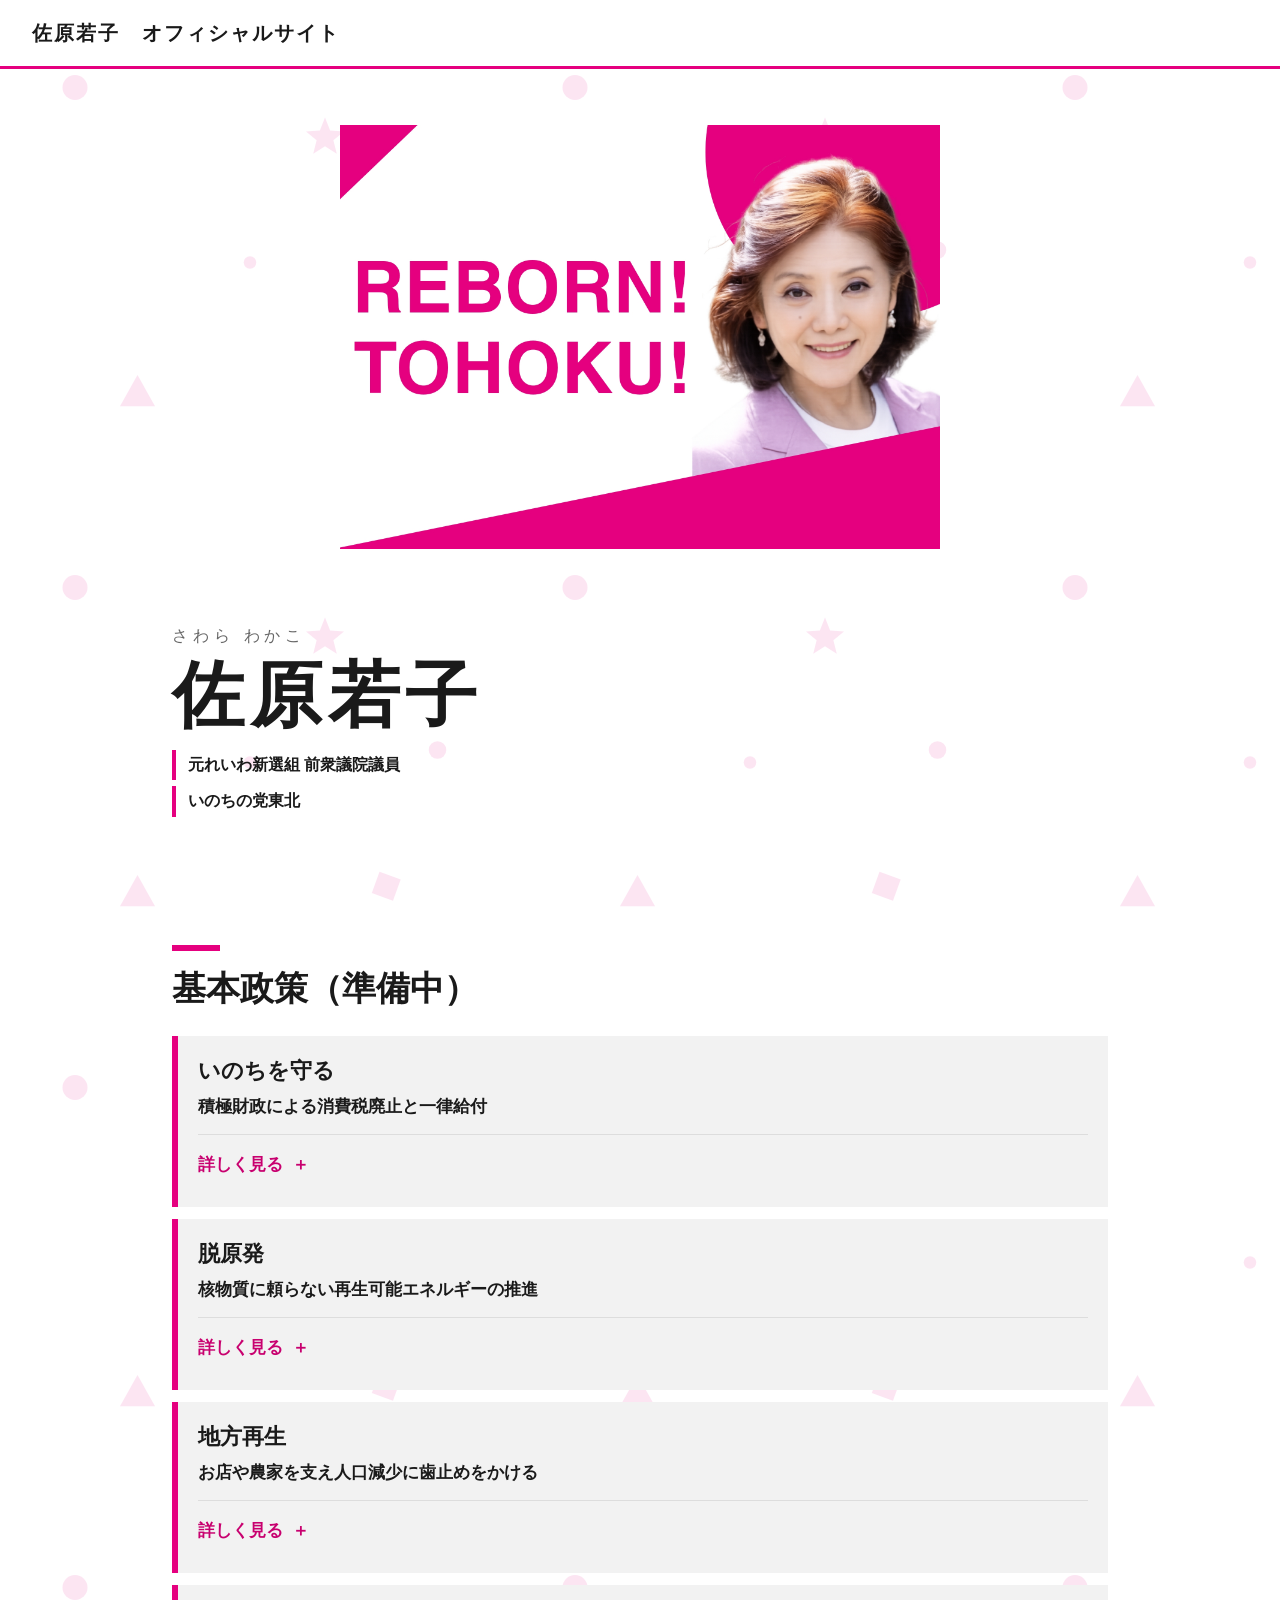
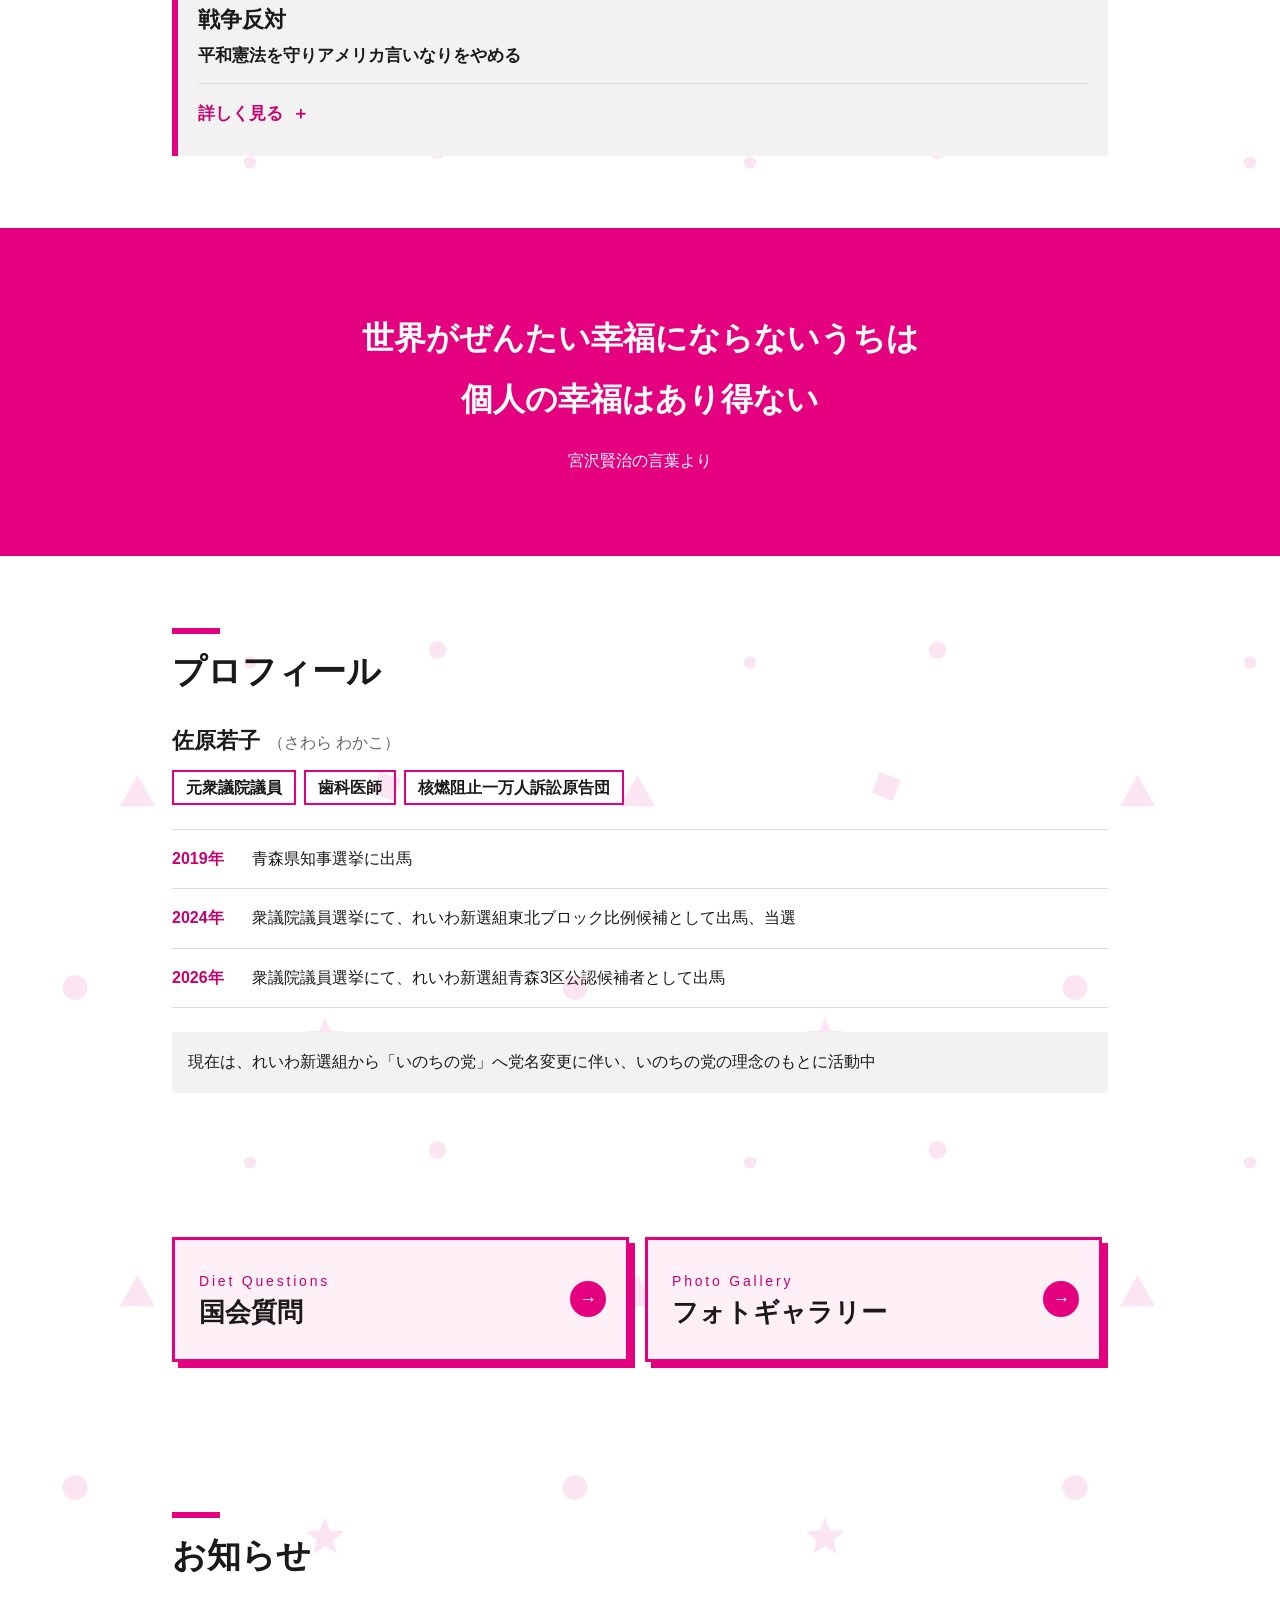
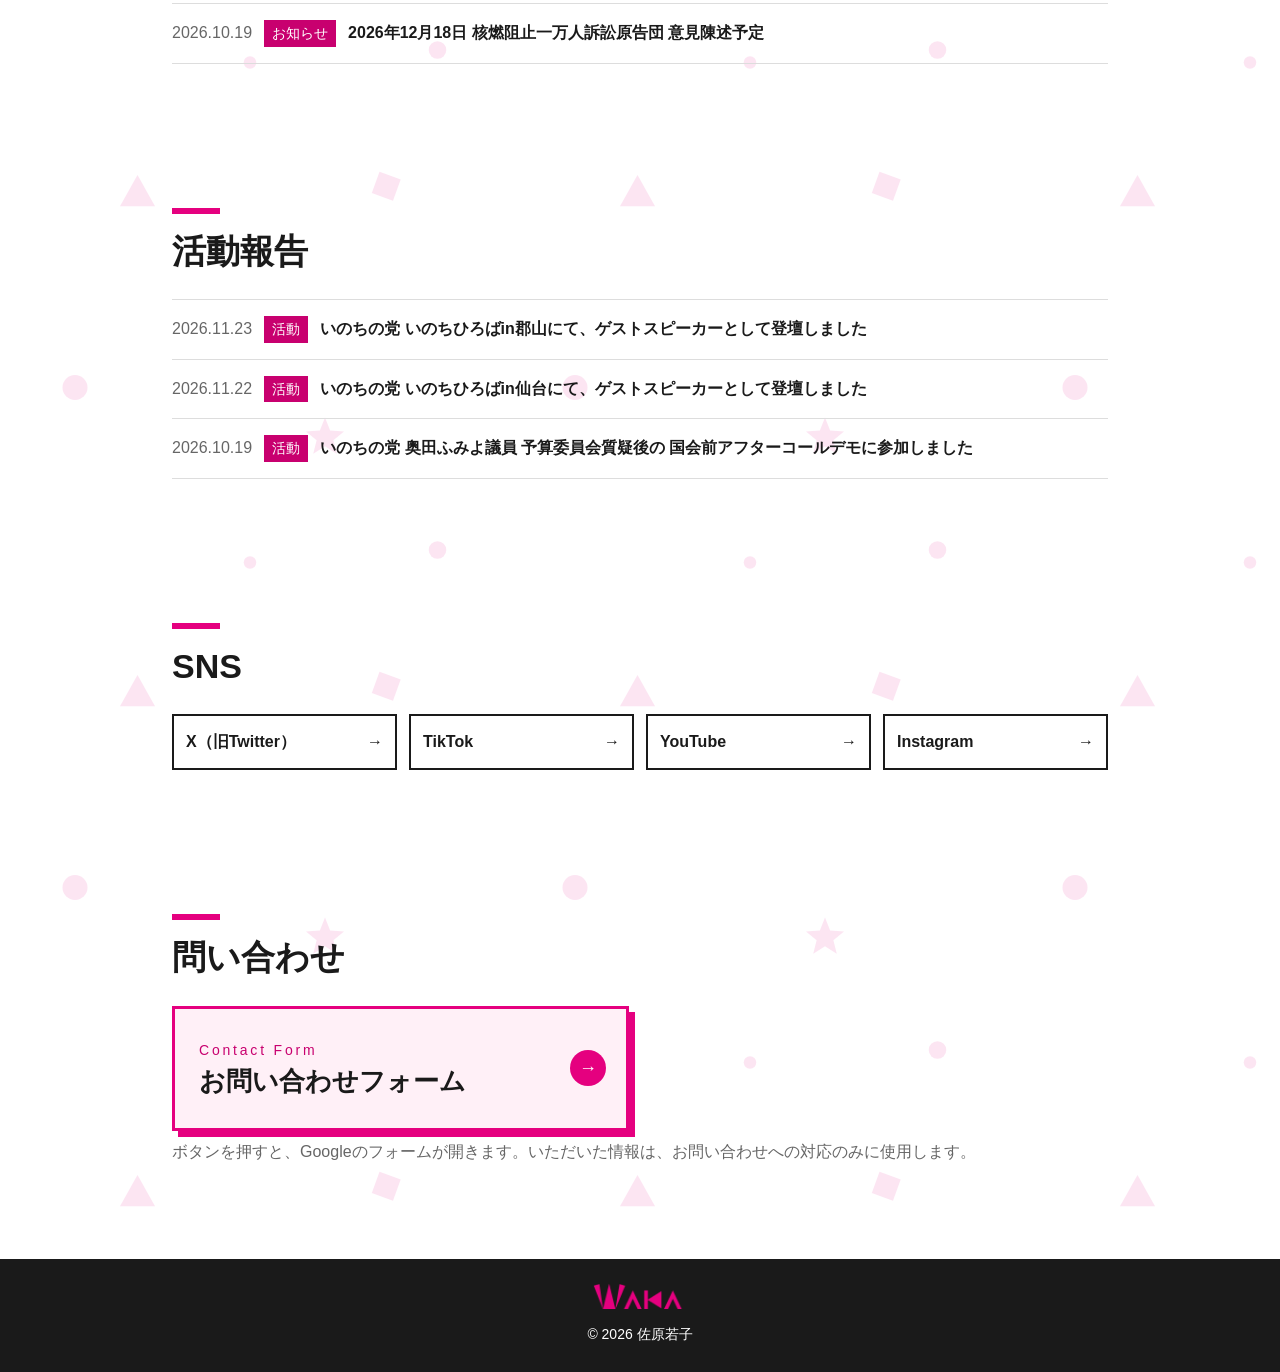
<file: index.html>
<!DOCTYPE html>
<html lang="ja">
<head>
  <meta charset="UTF-8">
  <meta name="viewport" content="width=device-width, initial-scale=1">

  <meta name="google-site-verification" content="1L7DIbwt9TxDUhxQ6cXH-1Ugv-ypS3F6IQQVsvmaKm0" />

  <!-- ▼ ページの名前と説明（検索結果に表示されます） -->
  <title>佐原若子 オフィシャルサイト｜元衆議院議員</title>
  <meta name="description" content="元衆議院議員・歯科医師、佐原若子のオフィシャルサイト。基本政策（Reborn!・Protect!・Change!）、プロフィール、国会質問、お知らせ、活動報告を掲載しています。">
  <link rel="canonical" href="https://sawarawakako.com/">

  <!-- ▼ ファビコン（タブや検索結果に出る小さな画像） -->
  <link rel="icon" type="image/png" href="favicon.png">
  <link rel="apple-touch-icon" href="favicon.png">

  <!-- ▼ SNSで共有したときの表示 -->
  <meta property="og:type" content="website">
  <meta property="og:site_name" content="佐原若子 オフィシャルサイト">
  <meta property="og:title" content="佐原若子 オフィシャルサイト｜元衆議院議員">
  <meta property="og:description" content="元衆議院議員・歯科医師、佐原若子のオフィシャルサイト。">
  <meta property="og:url" content="https://sawarawakako.com/">
  <meta property="og:image" content="https://sawarawakako.com/images/main.jpg">
  <meta property="og:locale" content="ja_JP">
  <meta name="twitter:card" content="summary_large_image">

  <link rel="stylesheet" href="style.css">

  <!-- ▼ 検索エンジンに「この人のサイト」と伝える情報 -->
  <script type="application/ld+json">
  {
    "@context": "https://schema.org",
    "@type": "Person",
    "name": "佐原若子",
    "alternateName": "さわら わかこ",
    "jobTitle": "歯科医師・元衆議院議員",
    "url": "https://sawarawakako.com/",
    "image": "https://sawarawakako.com/images/main.jpg",
    "sameAs": [
      "https://x.com/reborntohoku",
      "https://www.tiktok.com/@sawarawakako",
      "https://youtube.com/@reborntohoku",
      "https://www.instagram.com/reborntohoku"
    ]
  }
  </script>
</head>
<body>

<!-- ===== ヘッダー ===== -->
<header class="header">
  <a class="logo" href="index.html">佐原若子　オフィシャルサイト</a>
</header>

<main>

<!-- ===== メインビジュアル ===== -->
<section class="hero">
  <div class="hero-photo">
    <img src="images/main.jpg" alt="佐原若子の写真">
  </div>
  <div class="hero-text">
    <p class="kana">さわら わかこ</p>
    <h1>佐原若子</h1>
    <p class="title">元れいわ新選組 前衆議院議員</p>
    <p class="title">いのちの党東北</p>
  </div>
</section>

<!-- ===== 基本政策 ===== -->
<section class="section" id="theme">
  <h2>基本政策（準備中）</h2>
  <div class="policies">

    <!-- ▼ 1つの帯（ここから） ▼ -->
    <div class="policy">
      <h3>いのちを守る</h3>
      <p class="policy-lead">積極財政による消費税廃止と一律給付</p>
      <details>
        <summary>詳しく見る</summary>
        <ul>
          <li>30年にも及ぶ不況、さらに近年はコスト上昇による物価の高騰が続いています。積極財政によって消費税を廃止し、一律給付金で日本の経済を立て直します。</li>
          <li>高額療養費の自己負担額の引き上げやOTC類薬の負担増、高齢者の医療費負担増などは許しません。誰もが安心して医療を受けられるようにし、いのちを守ります。医療・介護・保育などで働くエッセンシャルワーカーの給料は国のお金で引き上げます。</li>
          <li>年金や生活保護などの公助を利用できる状態にあるにもかかわらず不支給となることのないよう、審査方法などを見直します。生活保護の水際作戦は禁止します。年金・生活保護・最低時給の金額をアップし、何があっても、どのような立場になったとしても心配いらない社会をつくります。</li>
        </ul>
      </details>
    </div>
    <!-- ▲ 1つの帯（ここまで） ▲ -->

    <div class="policy">
      <h3>脱原発</h3>
      <p class="policy-lead">核物質に頼らない再生可能エネルギーの推進</p>
      <details>
        <summary>詳しく見る</summary>
        <ul>
          <li>青森県六ヶ所村では使用済み核燃料の再処理工場が建設中です。フランスのラ・アーグ再処理工場の現地に行ったとき、「あなたたちのせいで、ラ・アーグの子ども達は白血病になった」と言われたことがあります。日本の使用済み核燃料がフランスやイギリスで処理されています。このようなものを六ヶ所村で稼働させるわけにはいきません。原発は即時禁止、再処理もストップ。青森県を核のごみ捨て場にはさせません。</li>
          <li>小水力発電や、自然を破壊しない形での（メガではない）ソーラー発電、ペロブスカイト太陽電池など、国が再エネ事業に投資することで、世界に先駆けた技術の開発を促進し、自然保護と経済発展の両立を目指します。</li>
          
     
        </ul>
      </details>
    </div>

    <div class="policy">
      <h3>地方再生</h3>
      <p class="policy-lead">お店や農家を支え人口減少に歯止めをかける</p>
      <details>
        <summary>詳しく見る</summary>
        <ul>
          <li>地元青森県でも、老舗のお店がどんどんなくなっています。私たちにもっと使えるお金があれば、いろいろなものを買ったり飲食をするなどをして地元のお店を支援できるはずです。国の政策でお金を回すことにより地方を再生し、地域が活性化していくことで雇用が生まれれば、都会に出ていた若い世代も戻ってくるはずです。子育て支援や教育を充実させ、地域で子どもを安心して産み育てられる環境を作ります。これによって地方の人口減少をストップさせます。</li>
          <li>アメリカ産ジャガイモの輸入解禁をめぐる動きが進んでいるといわれています。むやみな輸入解禁には反対し、国内で自給できるものは自給し、食の安全と農家を守ります。また、コメの不足による価格高騰などの不安定な状況を改善します。農家が大量に収穫できたときには国が買い取ることで備蓄し、たとえ不作のときでも国が所得を補償し、地方の農家の暮らしを支える政策を進めます。</li>
          <li>大規模農業やIT・デジタル化ではない農業の新しい局面を開き、地球に負担をかけない、それぞれの地域の地形に合った農業が評価される支援金が必要です。</li>
        </ul>
          

      </details>
    </div>

     <div class="policy">
      <h3>戦争反対</h3>
      <p class="policy-lead">平和憲法を守りアメリカ言いなりをやめる</p>
      <details>
        <summary>詳しく見る</summary>
        <ul>
          <li>青森県の米軍三沢基地に配備されている戦闘機がアメリカの対イラン作戦に関与したと報じられています。アメリカの言いなりではなく独立し、日米地位協定を見直し、日本にある基地を戦争に使わせないようにします。</li>
          <li>不戦を誓った憲法9条を絶対に守り抜きます。これは自衛隊を否定する意味ではありません。現行憲法でも専守防衛の範囲での自衛権は認められているという認識です。自衛隊は災害救助などで活躍してくれる非常にありがたい存在です。武器ではなく防災に国の予算を投資し、災害対応と自衛隊員の待遇を改善します。</li>
          <li>農業も自主独立。遺伝子操作された作物や、投与禁止薬剤が投与された食肉などの輸入拒否が言える日本であるべきです。</li>
         </ul>

      </details>
    </div>

  </div>
</section>

<!-- ===== 宮沢賢治の言葉 ===== -->
<section class="quote">
  <blockquote>
    世界がぜんたい幸福にならないうちは<br>個人の幸福はあり得ない
  </blockquote>
  <p class="quote-by">宮沢賢治の言葉より</p>
</section>
<!-- ===== プロフィール ===== -->
<section class="section" id="profile">
  <h2>プロフィール</h2>
  <p class="profile-name">佐原若子<span>（さわら わかこ）</span></p>

  <!-- 肩書き：1行が1つの枠になります -->
  <ul class="roles">
    <li>元衆議院議員</li>
    <li>歯科医師</li>
    <li>核燃阻止一万人訴訟原告団</li>
  </ul>

  <!-- 経歴：1行が1件です。増やすときは<li>〜</li>を1行コピー -->
  <ul class="career">
    <li><b>2019年</b><span>青森県知事選挙に出馬</span></li>
    <li><b>2024年</b><span>衆議院議員選挙にて、れいわ新選組東北ブロック比例候補として出馬、当選</span></li>
    <li><b>2026年</b><span>衆議院議員選挙にて、れいわ新選組青森3区公認候補者として出馬</span></li>
  </ul>

  <!-- 現在の活動 -->
  <p class="current">現在は、れいわ新選組から「いのちの党」へ党名変更に伴い、いのちの党の理念のもとに活動中</p>
</section>
<!-- ===== 国会質問・フォトギャラリー ===== -->
<section class="section" id="pickup">
  <div class="pickups">
    <a class="pickup" href="diet.html">
      <span class="pickup-en">Diet Questions</span>
      <span class="pickup-title">国会質問</span>
      <span class="pickup-arrow">→</span>
    </a>
        <a class="pickup" href="gallery.html">
      <span class="pickup-en">Photo Gallery</span>
      <span class="pickup-title">フォトギャラリー</span>
      <span class="pickup-arrow">→</span>
    </a>
  </div>
</section>
  
<!-- ===== お知らせ ===== -->
<section class="section" id="news">
  <h2>お知らせ</h2>
  <!--
    ▼ 使い方 ▼
    ・新しいお知らせは、<li>〜</li> を1行コピーして、一番上に追加します。
    ・リンクなし（文章だけ）のときは、このままで大丈夫です。
    ・リンクをつけるときは、<span class="list-text">〜</span> の部分を
      <a href="ここにURL">〜</a> に書き換えます。
  -->
  <ul class="list">
    <li><time>2026.10.19</time><span class="tag">お知らせ</span><span class="list-text">2026年12月18日 核燃阻止一万人訴訟原告団 意見陳述予定</span></li>
  </ul>
</section>

<!-- ===== 活動報告 ===== -->
<section class="section" id="report">
  <h2>活動報告</h2>
  <!-- 使い方は「お知らせ」と同じです -->
  <ul class="list">

    
    <li><time>2026.11.23</time><span class="tag">活動</span><span class="list-text">いのちの党 いのちひろばin郡山にて、ゲストスピーカーとして登壇しました</span></li>
    <li><time>2026.11.22</time><span class="tag">活動</span><span class="list-text">いのちの党 いのちひろばin仙台にて、ゲストスピーカーとして登壇しました</span></li>
    <li><time>2026.10.19</time><span class="tag">活動</span><span class="list-text">いのちの党 奥田ふみよ議員 予算委員会質疑後の 国会前アフターコールデモに参加しました</span></li>
    
  </ul>
</section>

<!-- ===== SNS ===== -->
<section class="section" id="sns">
  <h2>SNS</h2>
  <div class="sns">
    <a href="https://x.com/sawarawakako">X（旧Twitter）<b>→</b></a>
    <a href="https://www.tiktok.com/@sawarawakako">TikTok<b>→</b></a>
    <a href="https://youtube.com/@sawara.wakako">YouTube<b>→</b></a>
    <a href="https://www.instagram.com/sawarawakako.tohoku">Instagram<b>→</b></a>
  </div>
</section>

<!-- ===== 問い合わせ ===== -->
<section class="section" id="contact">
  <h2>問い合わせ</h2>
  <div class="pickups">
    <!-- ▼ href="#" の「#」を消して、GoogleフォームのURLを貼り付けます -->
    <a class="pickup" href="https://docs.google.com/forms/d/e/1FAIpQLSfaGKqwjhohx9Ibytp7MS51I6XOixvyQIqyhhjFMl4YhMd3eQ/viewform?usp=publish-editor">
      <span class="pickup-en">Contact Form</span>
      <span class="pickup-title">お問い合わせフォーム</span>
      <span class="pickup-arrow">→</span>
    </a>
  </div>
  <p class="note">ボタンを押すと、Googleのフォームが開きます。いただいた情報は、お問い合わせへの対応のみに使用します。</p>
</section>

</main>

<!-- ===== フッター ===== -->

<footer class="footer">
  <img class="footer-logo" src="images/waka-logo.png" alt="WAKA">
  <p>© 2026 佐原若子</p>
</footer>

</body>
</html>
</file>
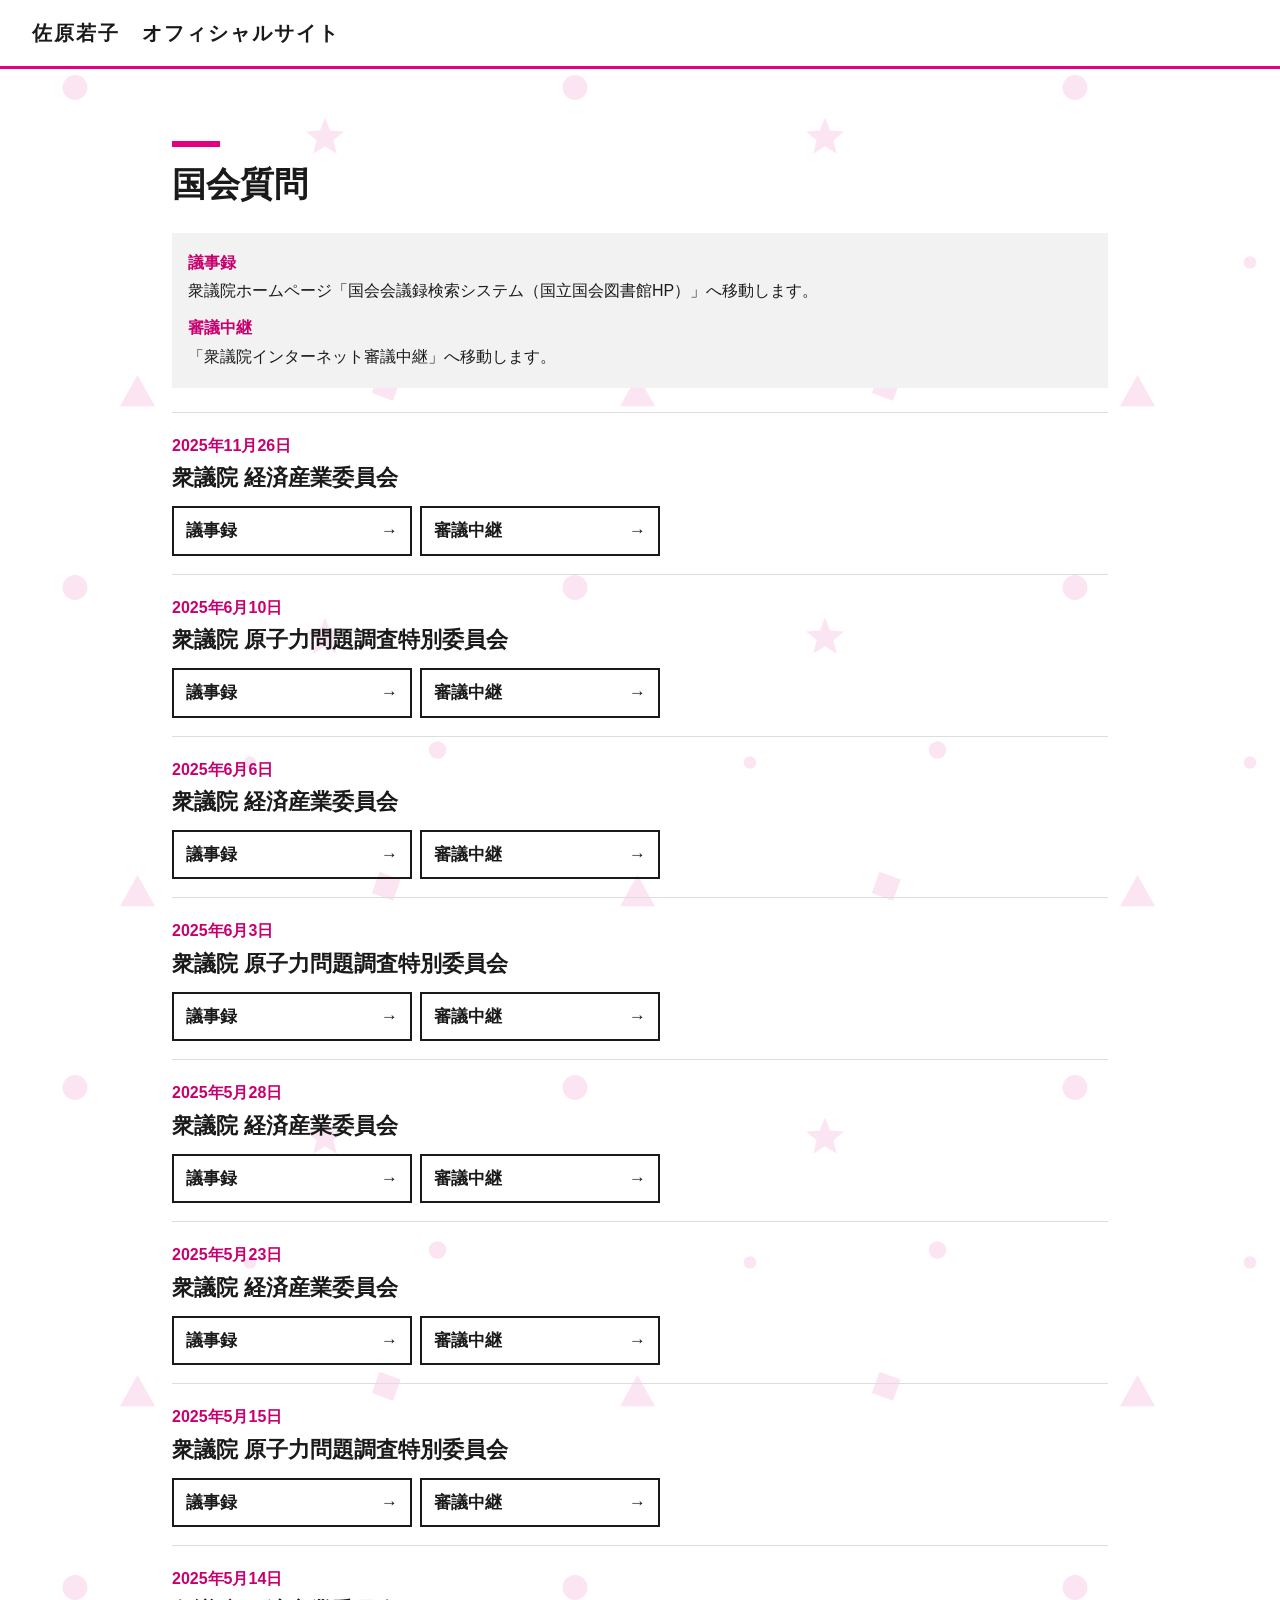
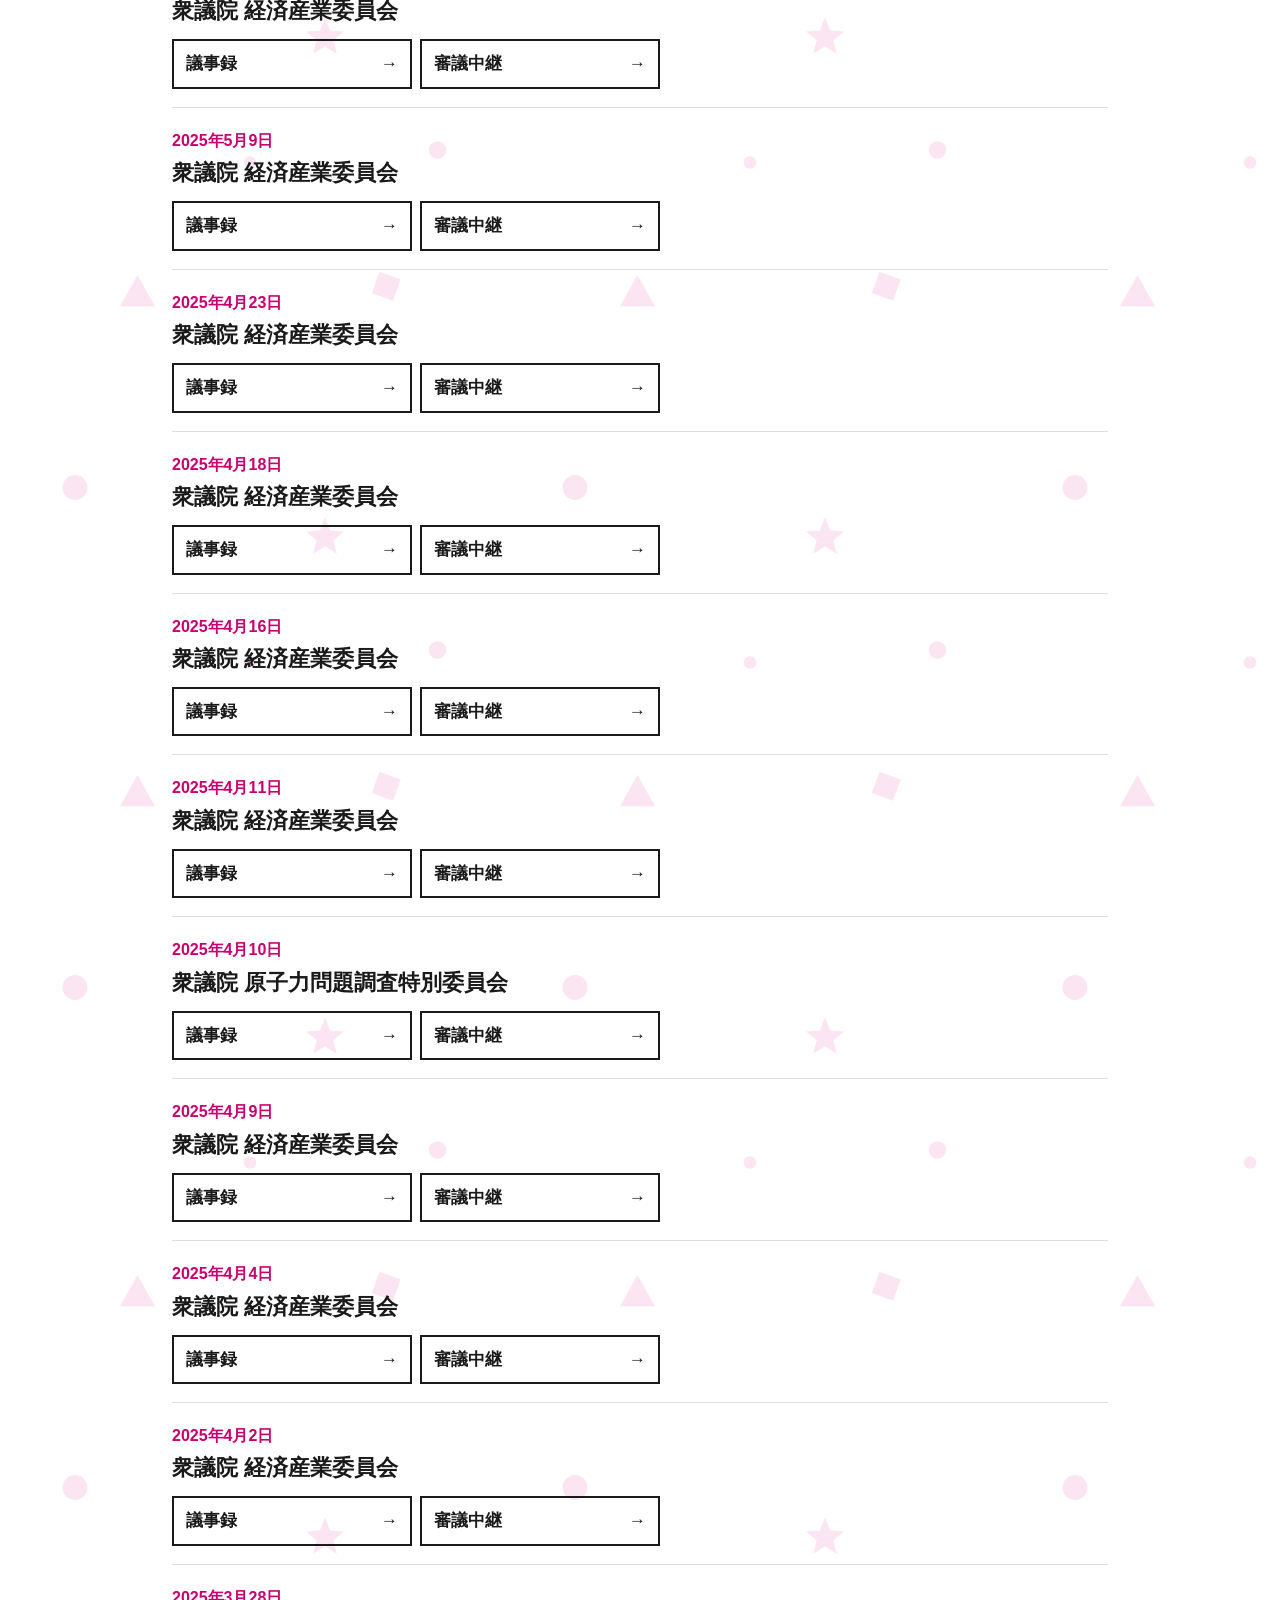
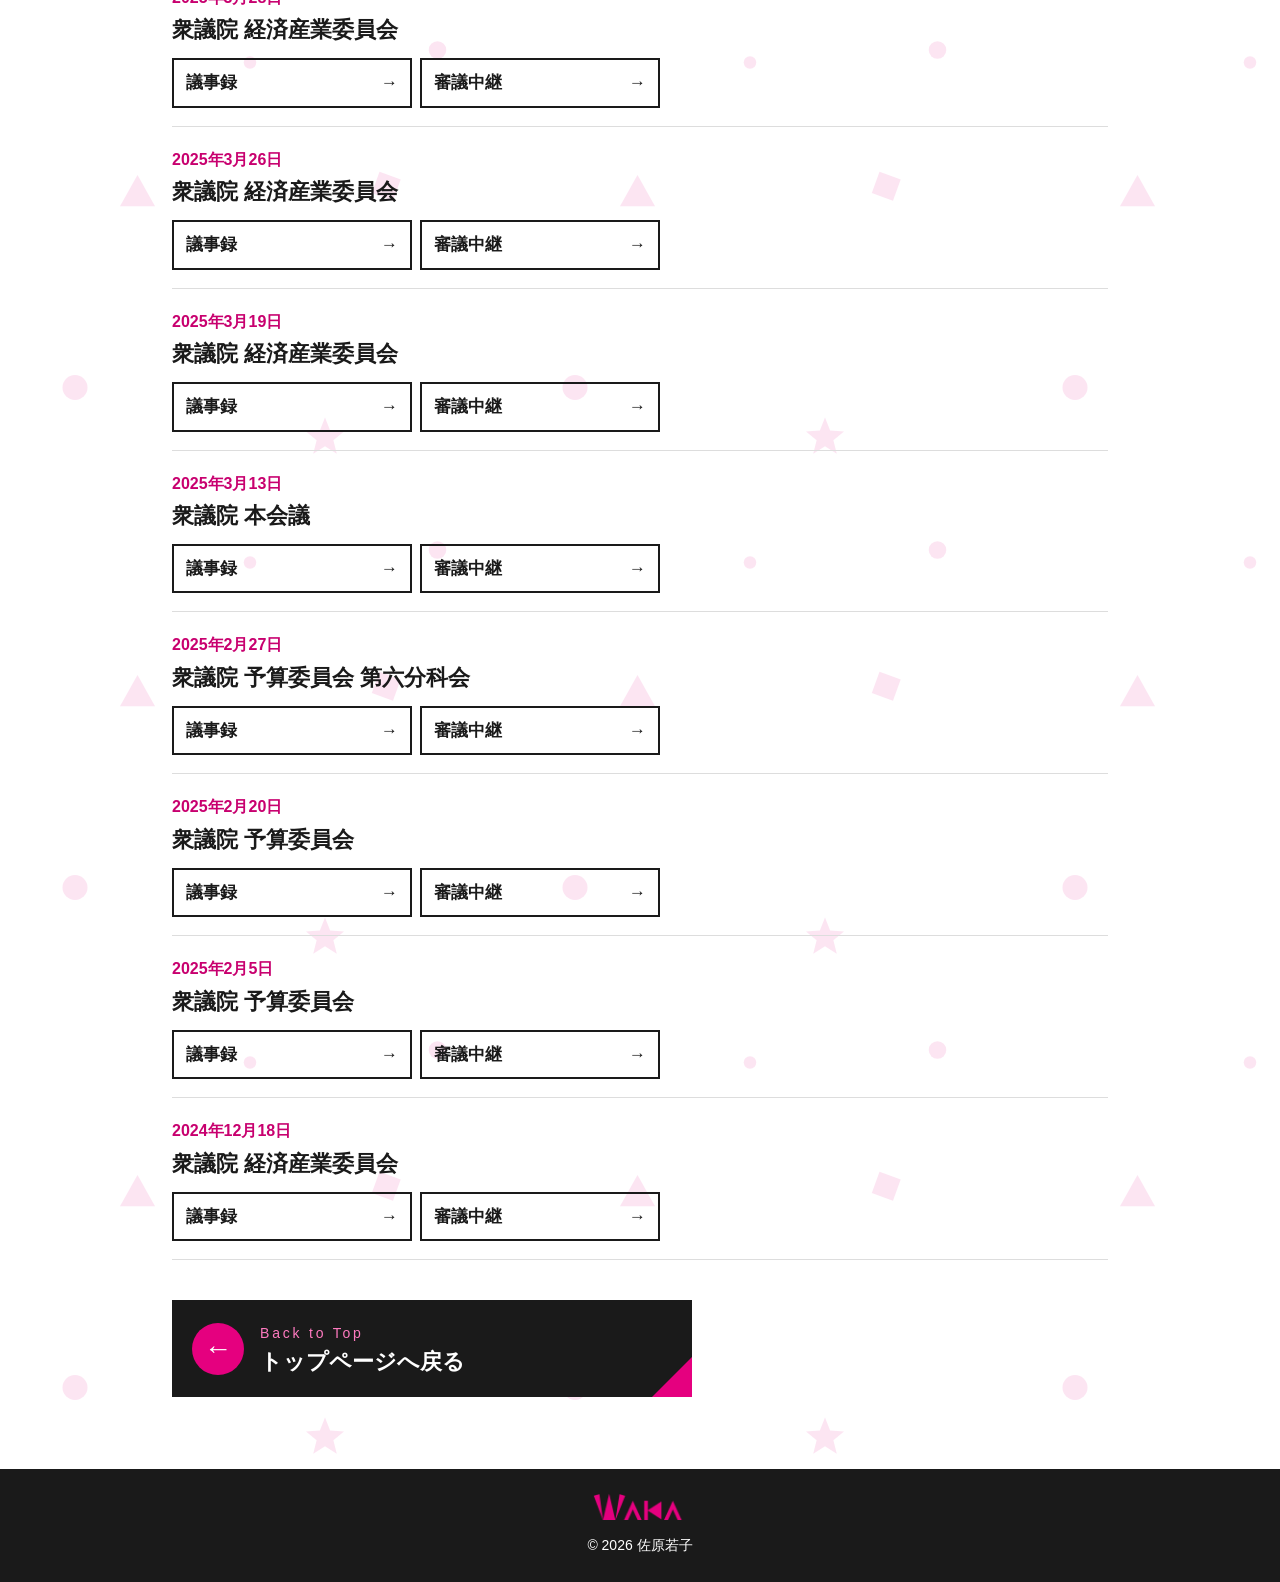
<file: diet.html>
<!DOCTYPE html>
<html lang="ja">
<head>
  <meta charset="UTF-8">
  <meta name="viewport" content="width=device-width, initial-scale=1">

  <title>国会質問の一覧｜佐原若子</title>
  <meta name="description" content="元衆議院議員・佐原若子の国会質問の一覧です。衆議院の委員会や本会議での質問を、議事録と審議中継から確認できます。">
  <link rel="canonical" href="https://sawarawakako.com/diet">

  <link rel="icon" type="image/png" href="favicon.png">
  <link rel="apple-touch-icon" href="favicon.png">

  <meta property="og:type" content="website">
  <meta property="og:site_name" content="佐原若子 オフィシャルサイト">
  <meta property="og:title" content="国会質問の一覧｜佐原若子">
  <meta property="og:description" content="元衆議院議員・佐原若子の国会質問の一覧です。">
  <meta property="og:url" content="https://sawarawakako.com/diet">
  <meta property="og:image" content="https://sawarawakako.com/images/main.jpg">
  <meta property="og:locale" content="ja_JP">
  <meta name="twitter:card" content="summary_large_image">

  <link rel="stylesheet" href="style.css">
</head>
<body>

<!-- ===== ヘッダー ===== -->
<header class="header">
  <a class="logo" href="index.html">佐原若子　オフィシャルサイト</a>
</header>

<main>

<section class="section">
  <h2>国会質問</h2>

  <!-- リンク先の説明 -->
  <div class="q-guide">
    <p><b>議事録</b>衆議院ホームページ「国会会議録検索システム（国立国会図書館HP）」へ移動します。</p>
    <p><b>審議中継</b>「衆議院インターネット審議中継」へ移動します。</p>
  </div>

  <!--
    ▼▼ 使い方 ▼▼
    ・新しい質問は、下の <li>〜</li> を1つコピーして、一番上に追加します。
    ・href="#" の「#」を消して、リンク先のURLを貼り付けます。
      1つ目の href が「議事録」、2つ目の href が「審議中継」です。
  -->
  <ul class="questions">

    <li>
      <time>2025年11月26日</time>
      <span class="q-place">衆議院 経済産業委員会</span>
      <div class="q-links">
        <a class="q-btn" href="https://kokkai.ndl.go.jp/#/detail?minId=121904080X00320251126&spkNum=43&current=76">議事録</a>
        <a class="q-btn" href="https://www.shugiintv.go.jp/jp/index.php?ex=VL&deli_id=56000&media_type=#:~:text=%E4%BD%90%E5%8E%9F%E8%8B%A5%E5%AD%90">審議中継</a>
      </div>
    </li>

    <li>
      <time>2025年6月10日</time>
      <span class="q-place">衆議院 原子力問題調査特別委員会</span>
      <div class="q-links">
        <a class="q-btn" href="https://kokkai.ndl.go.jp/#/detail?minId=121704194X00520250610&spkNum=167&current=57">議事録</a>
        <a class="q-btn" href="https://www.shugiintv.go.jp/jp/index.php?ex=VL&deli_id=55856&media_type=#:~:text=%E4%BD%90%E5%8E%9F%E8%8B%A5%E5%AD%90">審議中継</a>
      </div>
    </li>

    <li>
      <time>2025年6月6日</time>
      <span class="q-place">衆議院 経済産業委員会</span>
      <div class="q-links">
        <a class="q-btn" href="https://kokkai.ndl.go.jp/#/detail?minId=121704080X01920250606&spkNum=40&current=55">議事録</a>
        <a class="q-btn" href="https://www.shugiintv.go.jp/jp/index.php?ex=VL&deli_id=55850&media_type=#:~:text=%E4%BD%90%E5%8E%9F%E8%8B%A5%E5%AD%90">審議中継</a>
      </div>
    </li>

    <li>
      <time>2025年6月3日</time>
      <span class="q-place">衆議院 原子力問題調査特別委員会</span>
      <div class="q-links">
        <a class="q-btn" href="https://kokkai.ndl.go.jp/#/detail?minId=121704194X00420250603&spkNum=87&current=50">議事録</a>
        <a class="q-btn" href="https://www.shugiintv.go.jp/jp/index.php?ex=VL&deli_id=55837&media_type=#:~:text=%E4%BD%90%E5%8E%9F%E8%8B%A5%E5%AD%90">審議中継</a>
      </div>
    </li>

    <li>
      <time>2025年5月28日</time>
      <span class="q-place">衆議院 経済産業委員会</span>
      <div class="q-links">
        <a class="q-btn" href="https://kokkai.ndl.go.jp/#/detail?minId=121704080X01720250528&spkNum=93&current=49">議事録</a>
        <a class="q-btn" href="https://www.shugiintv.go.jp/jp/index.php?ex=VL&deli_id=55821&media_type=#:~:text=%E4%BD%90%E5%8E%9F%E8%8B%A5%E5%AD%90">審議中継</a>
      </div>
    </li>

    <li>
      <time>2025年5月23日</time>
      <span class="q-place">衆議院 経済産業委員会</span>
      <div class="q-links">
        <a class="q-btn" href="https://kokkai.ndl.go.jp/#/detail?minId=121704080X01620250523&spkNum=103&current=47">議事録</a>
        <a class="q-btn" href="https://www.shugiintv.go.jp/jp/index.php?ex=VL&deli_id=55811&media_type=#:~:text=%E4%BD%90%E5%8E%9F%E8%8B%A5%E5%AD%90">審議中継</a>
      </div>
    </li>

    <li>
      <time>2025年5月15日</time>
      <span class="q-place">衆議院 原子力問題調査特別委員会</span>
      <div class="q-links">
        <a class="q-btn" href="https://kokkai.ndl.go.jp/#/detail?minId=121704194X00320250515&spkNum=68&current=44">議事録</a>
        <a class="q-btn" href="https://www.shugiintv.go.jp/jp/index.php?ex=VL&deli_id=55788&media_type=#:~:text=%E4%BD%90%E5%8E%9F%E8%8B%A5%E5%AD%90">審議中継</a>
      </div>
    </li>

    <li>
      <time>2025年5月14日</time>
      <span class="q-place">衆議院 経済産業委員会</span>
      <div class="q-links">
        <a class="q-btn" href="https://kokkai.ndl.go.jp/#/detail?minId=121704080X01420250514&spkNum=157&current=43">議事録</a>
        <a class="q-btn" href="https://www.shugiintv.go.jp/jp/index.php?ex=VL&deli_id=55780&media_type=#:~:text=%E4%BD%90%E5%8E%9F%E8%8B%A5%E5%AD%90">審議中継</a>
      </div>
    </li>

    <li>
      <time>2025年5月9日</time>
      <span class="q-place">衆議院 経済産業委員会</span>
      <div class="q-links">
        <a class="q-btn" href="https://kokkai.ndl.go.jp/#/detail?minId=121704080X01320250509&spkNum=205&current=42">議事録</a>
        <a class="q-btn" href="https://www.shugiintv.go.jp/jp/index.php?ex=VL&deli_id=55761&media_type=#:~:text=%E4%BD%90%E5%8E%9F%E8%8B%A5%E5%AD%90">審議中継</a>
      </div>
    </li>

    <li>
      <time>2025年4月23日</time>
      <span class="q-place">衆議院 経済産業委員会</span>
      <div class="q-links">
        <a class="q-btn" href="https://kokkai.ndl.go.jp/#/detail?minId=121704080X01220250423&spkNum=199&current=41">議事録</a>
        <a class="q-btn" href="https://www.shugiintv.go.jp/jp/index.php?ex=VL&deli_id=55739&media_type=#:~:text=%E4%BD%90%E5%8E%9F%E8%8B%A5%E5%AD%90">審議中継</a>
      </div>
    </li>

    <li>
      <time>2025年4月18日</time>
      <span class="q-place">衆議院 経済産業委員会</span>
      <div class="q-links">
        <a class="q-btn" href="https://kokkai.ndl.go.jp/#/detail?minId=121704080X01120250418&spkNum=157&current=40">議事録</a>
        <a class="q-btn" href="https://www.shugiintv.go.jp/jp/index.php?ex=VL&deli_id=55720&media_type=#:~:text=%E4%BD%90%E5%8E%9F%E8%8B%A5%E5%AD%90">審議中継</a>
      </div>
    </li>

    <li>
      <time>2025年4月16日</time>
      <span class="q-place">衆議院 経済産業委員会</span>
      <div class="q-links">
        <a class="q-btn" href="https://kokkai.ndl.go.jp/#/detail?minId=121704080X01020250416&spkNum=224&current=39">議事録</a>
        <a class="q-btn" href="https://www.shugiintv.go.jp/jp/index.php?ex=VL&deli_id=55705&media_type=#:~:text=%E4%BD%90%E5%8E%9F%E8%8B%A5%E5%AD%90">審議中継</a>
      </div>
    </li>

    <li>
      <time>2025年4月11日</time>
      <span class="q-place">衆議院 経済産業委員会</span>
      <div class="q-links">
        <a class="q-btn" href="https://kokkai.ndl.go.jp/#/detail?minId=121704080X00920250411&spkNum=158&current=38">議事録</a>
        <a class="q-btn" href="https://www.shugiintv.go.jp/jp/index.php?ex=VL&deli_id=55692&media_type=#:~:text=%E4%BD%90%E5%8E%9F%E8%8B%A5%E5%AD%90">審議中継</a>
      </div>
    </li>

    <li>
      <time>2025年4月10日</time>
      <span class="q-place">衆議院 原子力問題調査特別委員会</span>
      <div class="q-links">
        <a class="q-btn" href="https://kokkai.ndl.go.jp/#/detail?minId=121704194X00220250410&spkNum=126&current=37">議事録</a>
        <a class="q-btn" href="https://www.shugiintv.go.jp/jp/index.php?ex=VL&deli_id=55680&media_type=#:~:text=%E4%BD%90%E5%8E%9F%E8%8B%A5%E5%AD%90">審議中継</a>
      </div>
    </li>

    <li>
      <time>2025年4月9日</time>
      <span class="q-place">衆議院 経済産業委員会</span>
      <div class="q-links">
        <a class="q-btn" href="https://kokkai.ndl.go.jp/#/detail?minId=121704080X00820250409&spkNum=170&current=36">議事録</a>
        <a class="q-btn" href="https://www.shugiintv.go.jp/jp/index.php?ex=VL&deli_id=55672&media_type=#:~:text=%E4%BD%90%E5%8E%9F%E8%8B%A5%E5%AD%90">審議中継</a>
      </div>
    </li>

    <li>
      <time>2025年4月4日</time>
      <span class="q-place">衆議院 経済産業委員会</span>
      <div class="q-links">
        <a class="q-btn" href="https://kokkai.ndl.go.jp/#/detail?minId=121704080X00720250404&spkNum=141&current=35">議事録</a>
        <a class="q-btn" href="https://www.shugiintv.go.jp/jp/index.php?ex=VL&deli_id=55657&media_type=#:~:text=%E4%BD%90%E5%8E%9F%E8%8B%A5%E5%AD%90">審議中継</a>
      </div>
    </li>

    <li>
      <time>2025年4月2日</time>
      <span class="q-place">衆議院 経済産業委員会</span>
      <div class="q-links">
        <a class="q-btn" href="https://kokkai.ndl.go.jp/#/detail?minId=121704080X00620250402&spkNum=172&current=34">議事録</a>
        <a class="q-btn" href="https://www.shugiintv.go.jp/jp/index.php?ex=VL&deli_id=55643&media_type=#:~:text=%E4%BD%90%E5%8E%9F%E8%8B%A5%E5%AD%90">審議中継</a>
      </div>
    </li>

    <li>
      <time>2025年3月28日</time>
      <span class="q-place">衆議院 経済産業委員会</span>
      <div class="q-links">
        <a class="q-btn" href="https://kokkai.ndl.go.jp/#/detail?minId=121704080X00520250328&spkNum=67&current=33">議事録</a>
        <a class="q-btn" href="https://www.shugiintv.go.jp/jp/index.php?ex=VL&deli_id=55632&media_type=#:~:text=%E4%BD%90%E5%8E%9F%E8%8B%A5%E5%AD%90">審議中継</a>
      </div>
    </li>

    <li>
      <time>2025年3月26日</time>
      <span class="q-place">衆議院 経済産業委員会</span>
      <div class="q-links">
        <a class="q-btn" href="https://kokkai.ndl.go.jp/#/detail?minId=121704080X00420250326&spkNum=145&current=32">議事録</a>
        <a class="q-btn" href="https://www.shugiintv.go.jp/jp/index.php?ex=VL&deli_id=55625&media_type=#:~:text=%E4%BD%90%E5%8E%9F%E8%8B%A5%E5%AD%90">審議中継</a>
      </div>
    </li>

    <li>
      <time>2025年3月19日</time>
      <span class="q-place">衆議院 経済産業委員会</span>
      <div class="q-links">
        <a class="q-btn" href="https://kokkai.ndl.go.jp/#/detail?minId=121704080X00320250319&spkNum=83&current=31">議事録</a>
        <a class="q-btn" href="https://www.shugiintv.go.jp/jp/index.php?ex=VL&deli_id=55605&media_type=#:~:text=%E4%BD%90%E5%8E%9F%E8%8B%A5%E5%AD%90">審議中継</a>
      </div>
    </li>

    <li>
      <time>2025年3月13日</time>
      <span class="q-place">衆議院 本会議</span>
      <div class="q-links">
        <a class="q-btn" href="https://kokkai.ndl.go.jp/#/detail?minId=121705254X00820250313&spkNum=16&current=27">議事録</a>
        <a class="q-btn" href="https://www.shugiintv.go.jp/jp/index.php?ex=VL&deli_id=55585&media_type=#:~:text=%E4%BD%90%E5%8E%9F%E8%8B%A5%E5%AD%90">審議中継</a>
      </div>
    </li>

    <li>
      <time>2025年2月27日</time>
      <span class="q-place">衆議院 予算委員会 第六分科会</span>
      <div class="q-links">
        <a class="q-btn" href="https://kokkai.ndl.go.jp/#/detail?minId=121705274X00120250227&spkNum=256&current=20">議事録</a>
        <a class="q-btn" href="https://www.shugiintv.go.jp/jp/index.php?ex=VL&deli_id=55541&media_type=#:~:text=%E4%BD%90%E5%8E%9F%E8%8B%A5%E5%AD%90">審議中継</a>
      </div>
    </li>

    <li>
      <time>2025年2月20日</time>
      <span class="q-place">衆議院 予算委員会</span>
      <div class="q-links">
        <a class="q-btn" href="https://kokkai.ndl.go.jp/#/detail?minId=121705261X01320250220&spkNum=204&current=19">議事録</a>
        <a class="q-btn" href="https://www.shugiintv.go.jp/jp/index.php?ex=VL&deli_id=55527&media_type=#:~:text=%E4%BD%90%E5%8E%9F%E8%8B%A5%E5%AD%90">審議中継</a>
      </div>
    </li>

    <li>
      <time>2025年2月5日</time>
      <span class="q-place">衆議院 予算委員会</span>
      <div class="q-links">
        <a class="q-btn" href="https://kokkai.ndl.go.jp/#/detail?minId=121705261X00520250205&spkNum=179&current=17">議事録</a>
        <a class="q-btn" href="https://www.shugiintv.go.jp/jp/index.php?ex=VL&deli_id=55503&media_type=#:~:text=%E4%BD%90%E5%8E%9F%E8%8B%A5%E5%AD%90">審議中継</a>
      </div>
    </li>

    <li>
      <time>2024年12月18日</time>
      <span class="q-place">衆議院 経済産業委員会</span>
      <div class="q-links">
        <a class="q-btn" href="https://kokkai.ndl.go.jp/#/detail?minId=121604080X00220241218&spkNum=188&current=72">議事録</a>
        <a class="q-btn" href="https://www.shugiintv.go.jp/jp/index.php?ex=VL&deli_id=55436&media_type=#:~:text=%E4%BD%90%E5%8E%9F%E8%8B%A5%E5%AD%90">審議中継</a>
      </div>
    </li>

  </ul>
  <!-- ▲▲ ここまで ▲▲ -->

  <a class="back" href="index.html">
  <span class="back-mark">←</span>
  <span class="back-text">
    <span class="back-en">Back to Top</span>
    <span class="back-title">トップページへ戻る</span>
  </span>
</a>
  
</section>

</main>

<!-- ===== フッター ===== -->
<footer class="footer">
  <img class="footer-logo" src="images/waka-logo.png" alt="WAKA">
  <p>© 2026 佐原若子</p>
</footer>

</body>
</html>
</file>
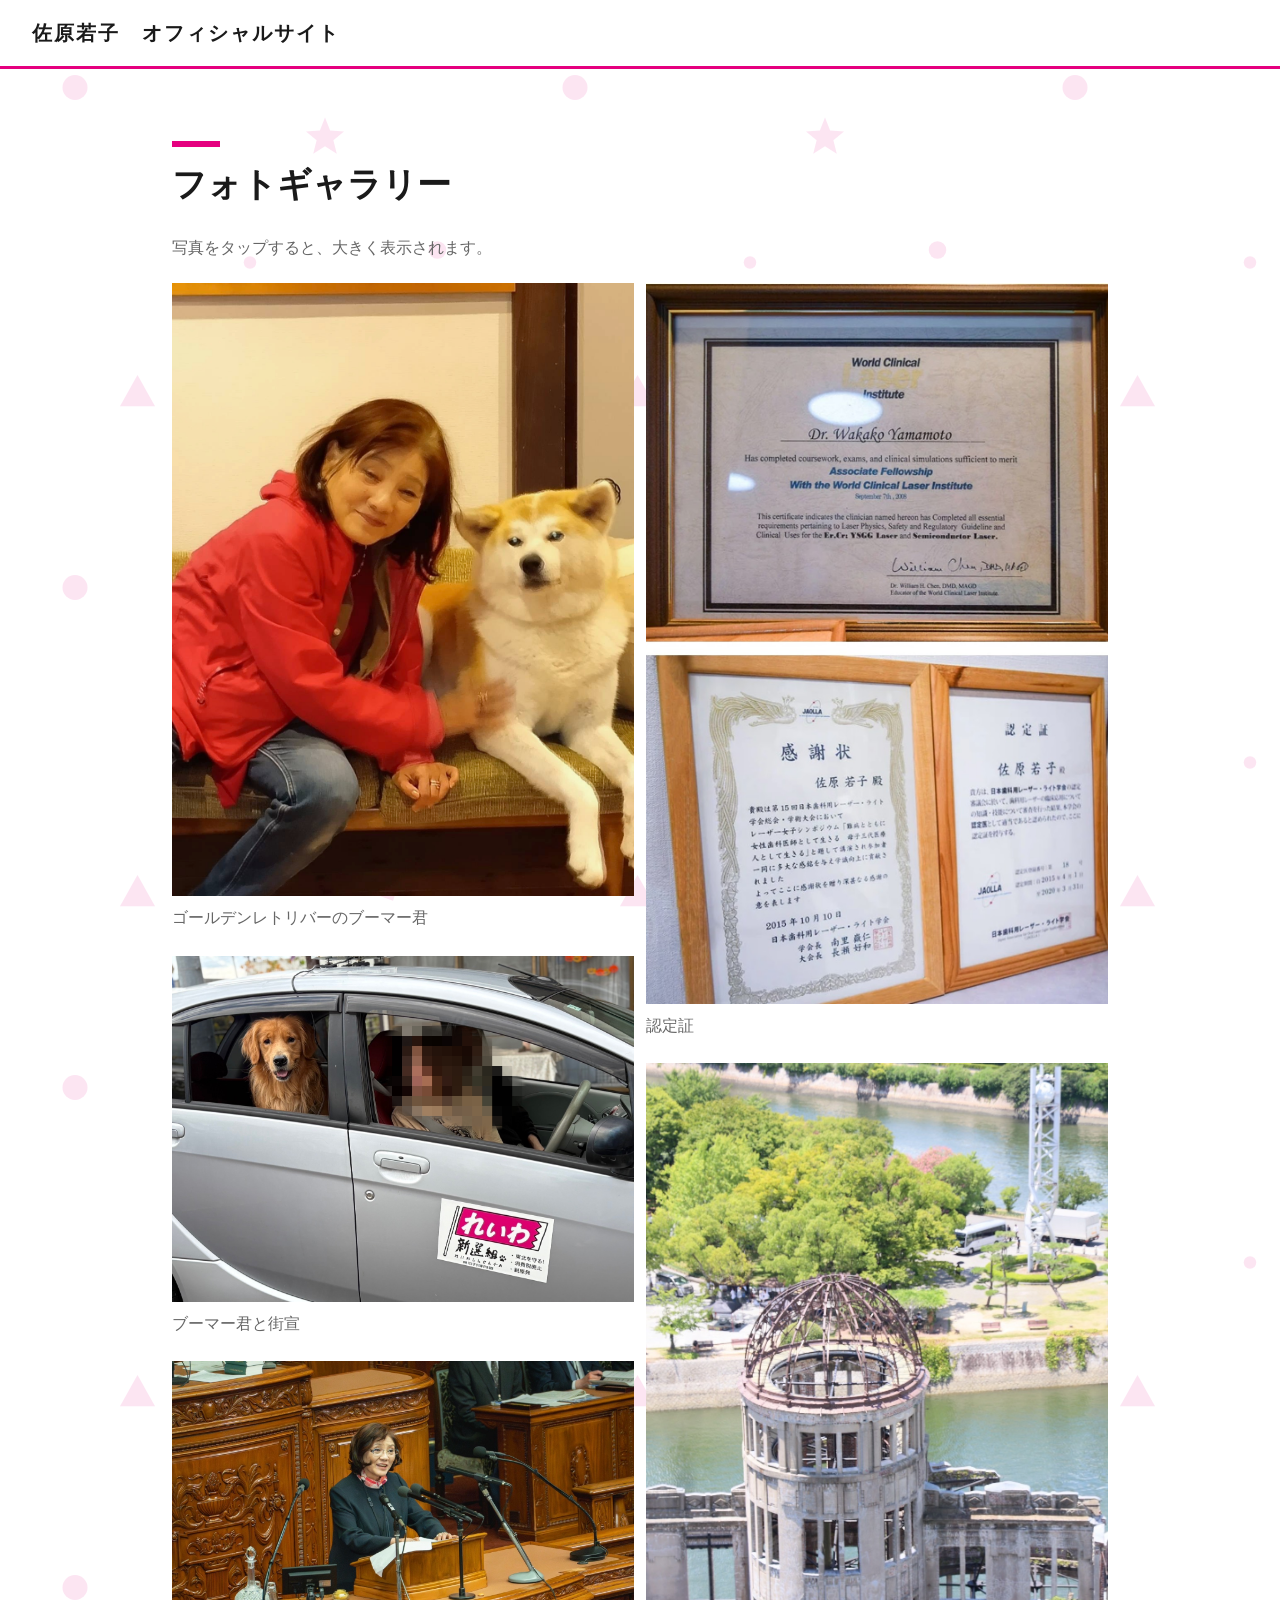
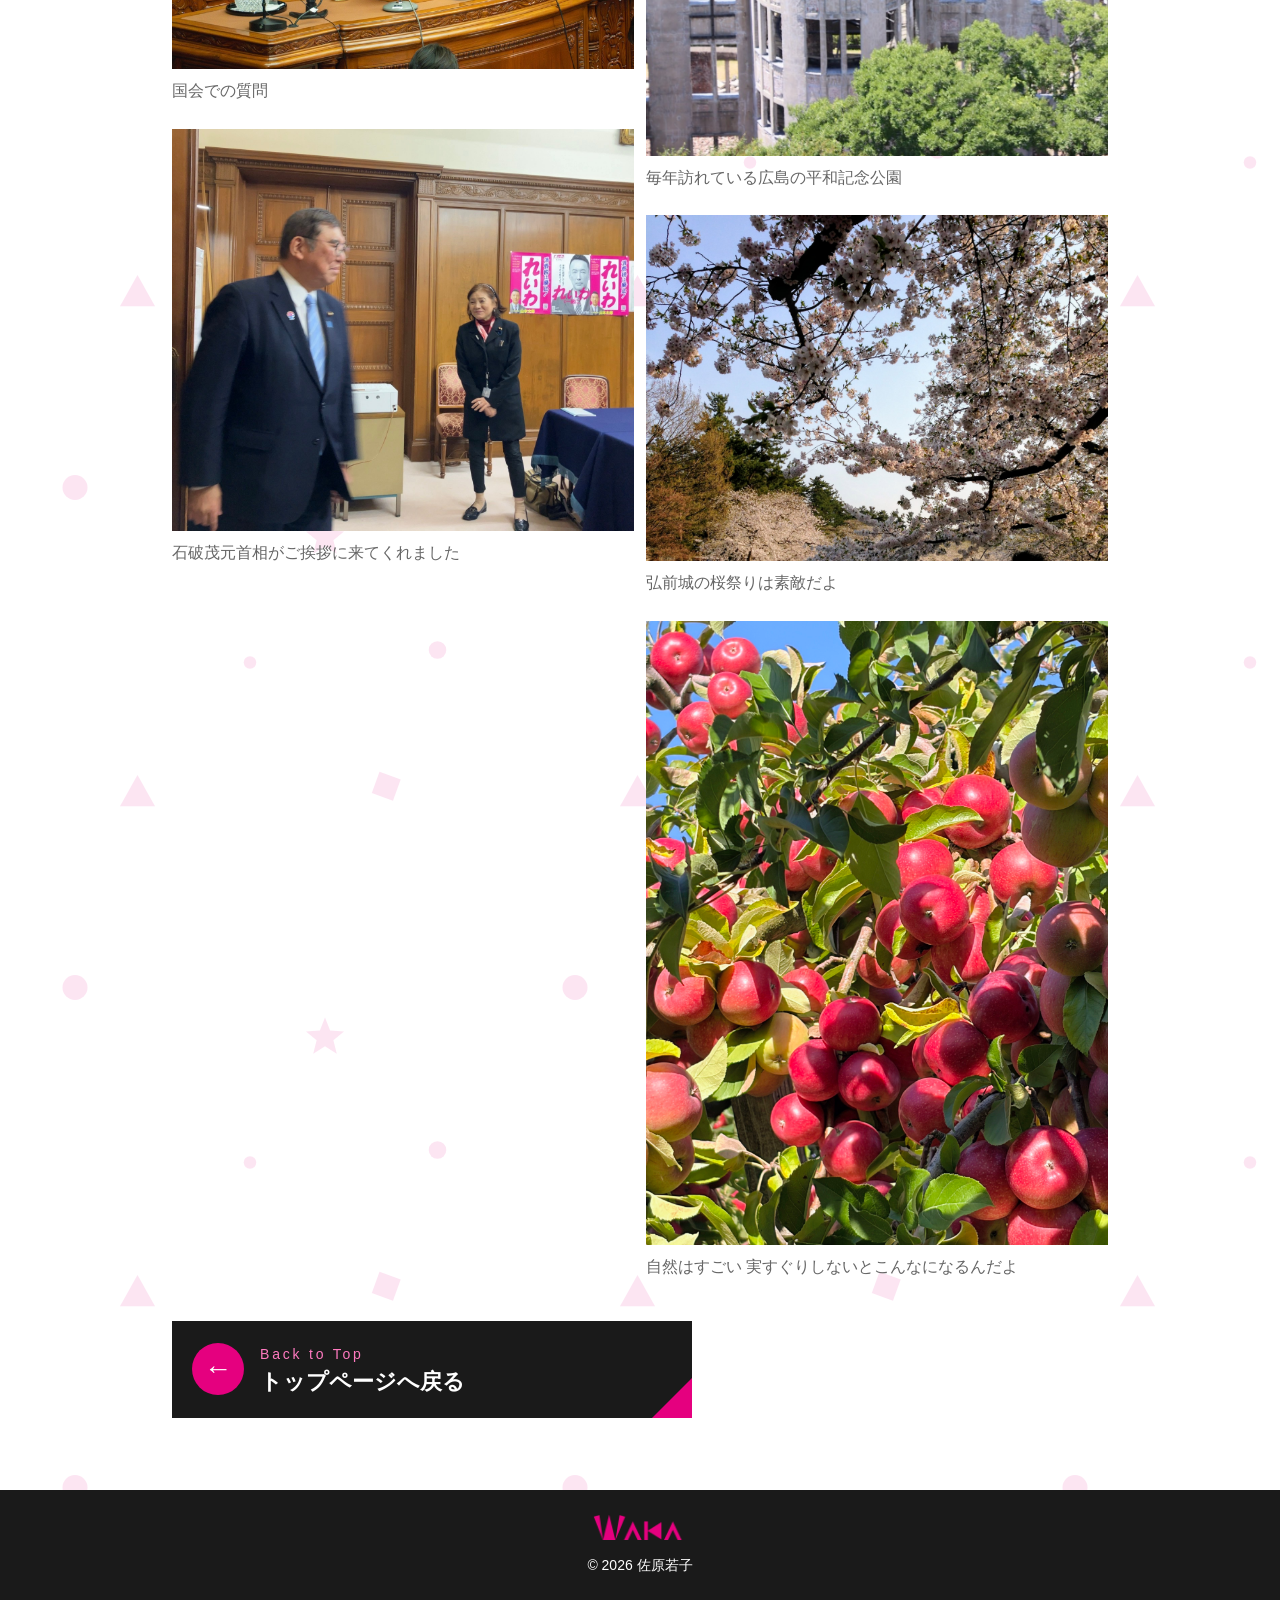
<file: gallery.html>
<!DOCTYPE html>
<html lang="ja">
<head>
  <meta charset="UTF-8">
  <meta name="viewport" content="width=device-width, initial-scale=1">

  <title>フォトギャラリー｜佐原若子</title>
  <meta name="description" content="佐原若子のフォトギャラリー。活動や日々の写真を掲載しています。">
  <link rel="canonical" href="https://sawarawakako.com/gallery">

  <link rel="icon" type="image/png" href="favicon.png">
  <link rel="apple-touch-icon" href="favicon.png">

  <meta property="og:type" content="website">
  <meta property="og:site_name" content="佐原若子 オフィシャルサイト">
  <meta property="og:title" content="フォトギャラリー｜佐原若子">
  <meta property="og:description" content="佐原若子のフォトギャラリー。">
  <meta property="og:url" content="https://sawarawakako.com/gallery">
  <meta property="og:image" content="https://sawarawakako.com/images/main.jpg">
  <meta property="og:locale" content="ja_JP">
  <meta name="twitter:card" content="summary_large_image">

  <link rel="stylesheet" href="style.css">
</head>
<body>

<!-- ===== ヘッダー ===== -->
<header class="header">
  <a class="logo" href="index.html">佐原若子　オフィシャルサイト</a>
</header>

<main>

<section class="section">
  <h2>フォトギャラリー</h2>
  <p class="note">写真をタップすると、大きく表示されます。</p>

  <!-- ▼▼ 写真はこの中に並びます ▼▼ -->
  <div class="gallery">

    <figure class="photo">
      <img src="images/mydog.jpg" alt="ゴールデンレトリバーのブーマー君">
      <figcaption>ゴールデンレトリバーのブーマー君</figcaption>
    </figure>

    <figure class="photo">
      <img src="images/gaisendog.jpg" alt="ブーマー君と街宣">
      <figcaption>ブーマー君と街宣</figcaption>
    </figure>

    <figure class="photo">
      <img src="images/honkaigi.jpg" alt="国会での質問">
      <figcaption>国会での質問</figcaption>
    </figure>

    <figure class="photo">
      <img src="images/isibasan.jpg" alt="石破茂元首相がご挨拶に来てくれました">
      <figcaption>石破茂元首相がご挨拶に来てくれました</figcaption>
    </figure>
    
    <figure class="photo">
      <img src="images/nintei.jpg" alt="認定証">
      <figcaption>認定証</figcaption>
    </figure>

   <figure class="photo">
      <img src="images/hirosima.jpg" alt="毎年訪れている広島の平和記念公園">
      <figcaption>毎年訪れている広島の平和記念公園</figcaption>
    </figure>

    <figure class="photo">
      <img src="images/hirosaki.jpg" alt="弘前城の桜祭りは素敵だよ">
      <figcaption>弘前城の桜祭りは素敵だよ</figcaption>
    </figure>

<figure class="photo">
      <img src="images/ringo.jpg" alt="自然はすごい">
      <figcaption>自然はすごい 実すぐりしないとこんなになるんだよ</figcaption>
    </figure>

    
  </div>
  <!-- ▲▲ ここまで ▲▲ -->

<a class="back" href="index.html">
  <span class="back-mark">←</span>
  <span class="back-text">
    <span class="back-en">Back to Top</span>
    <span class="back-title">トップページへ戻る</span>
  </span>
</a>
  
</section>

</main>

<!-- ===== フッター ===== -->
<footer class="footer">
  <img class="footer-logo" src="images/waka-logo.png" alt="WAKA">
  <p>© 2026 佐原若子</p>
</footer>

<!-- ===== 写真をタップで拡大する仕組み（さわらなくて大丈夫です） ===== -->
<script>
(function () {
  var box = document.createElement('div');
  box.className = 'lightbox';
  box.innerHTML = '<img alt=""><p class="lightbox-caption"></p><button type="button" class="lightbox-close">× とじる</button>';
  document.body.appendChild(box);

  var bigImg = box.querySelector('img');
  var caption = box.querySelector('.lightbox-caption');

  function openBox(img) {
    var fig = img.closest('.photo');
    var cap = fig ? fig.querySelector('figcaption') : null;
    bigImg.src = img.src;
    bigImg.alt = img.alt;
    caption.textContent = cap ? cap.textContent : '';
    box.classList.add('is-open');
    document.body.style.overflow = 'hidden';
  }
  function closeBox() {
    box.classList.remove('is-open');
    document.body.style.overflow = '';
  }

  document.querySelectorAll('.photo img').forEach(function (img) {
    img.addEventListener('click', function () { openBox(img); });
  });
  box.addEventListener('click', closeBox);
  document.addEventListener('keydown', function (e) {
    if (e.key === 'Escape') closeBox();
  });
})();
</script>
  
</body>
</html>
</file>
<file: style.css>
/* ===== 色と基本設定（ここを変えると全体が変わります） ===== */
:root {
  --accent: #e5007f;        /* アクセントカラー（大きな面・線・図形に使う） */
  --accent-text: #c8006f;   /* 小さい文字用の、少し濃いピンク（読みやすくするため） */
  --accent-light: #ff7ac0;  /* 黒い背景の上で使う、明るいピンク */
  --text: #1a1a1a;          /* 文字の色 */
  --sub: #666666;           /* 補足の文字色 */
  --line: #dddddd;          /* 線の色 */
  --bg: #ffffff;            /* 背景色 */
  --gray: #f2f2f2;          /* 薄い灰色 */
}

* { box-sizing: border-box; }

html { scroll-behavior: smooth; }

body {
  margin: 0;
  font-family: "Hiragino Sans", "Noto Sans JP", "Yu Gothic", Meiryo, sans-serif;
  font-size: 16px;
  line-height: 1.9;
  color: var(--text);
  background: var(--bg);
  word-break: auto-phrase;
}

a { color: inherit; }

/* ===== ヘッダー ===== */
.header {
  position: sticky;
  top: 0;
  z-index: 10;
  background: var(--bg);
  border-bottom: 3px solid var(--accent);
  padding: 12px 16px;
}
.logo {
  font-weight: 700;
  font-size: 20px;
  text-decoration: none;
  letter-spacing: 0.1em;
}

/* ===== メインビジュアル ===== */
.hero {
  display: block;
  max-width: 1000px;
  margin: 0 auto;
  padding: 24px 16px 40px;
}
.hero-photo {
  width: 100%;
  aspect-ratio: 16 / 9;    /* 写真がない間の灰色枠の形 */
  background: var(--gray);
  margin-bottom: 48px;
}
.hero-photo img {
  display: block;
  width: 100%;
  height: auto;
}
.kana {
  margin: 0;
  font-size: 16px;
  letter-spacing: 0.3em;
  color: var(--sub);
}
.hero h1 {
  margin: 0 0 12px;
  font-size: 48px;
  line-height: 1.2;
  letter-spacing: 0.08em;
}
.title {
  margin: 0;
  padding-left: 12px;
  border-left: 4px solid var(--accent);
  font-size: 16px;
  font-weight: 700;
}
.title + .title { margin-top: 6px; }

/* ===== 宮沢賢治の言葉 ===== */
.quote {
  background: var(--accent);
  color: #fff;
  padding: 56px 20px;
  text-align: center;
}
.quote blockquote {
  margin: 0;
  font-size: 20px;
  font-weight: 700;
  line-height: 1.9;
}
.quote-by {
  margin: 16px 0 0;
  font-size: 16px;
}

/* ===== 共通セクション（線は見出し上のピンクの帯だけ） ===== */
.section {
  max-width: 1000px;
  margin: 0 auto;
  padding: 48px 16px;
}
.section h2 {
  margin: 0 0 24px;
  font-size: 30px;         /* 大見出し。小見出し（22px）との差をつけています */
  line-height: 1.4;
}
.section h2::before {
  content: "";
  display: block;
  width: 48px;
  height: 6px;
  margin-bottom: 14px;
  background: var(--accent);
}
.note { margin: 0 0 20px; font-size: 16px; color: var(--sub); }
.more { font-size: 16px; color: var(--sub); }

/* ===== プロフィールの名前 ===== */
.profile-name {
  margin: 0 0 8px;
  font-size: 22px;
  font-weight: 700;
}
.profile-name span {
  font-size: 16px;
  font-weight: 400;
  color: var(--sub);
  margin-left: 0.5em;
}

/* ===== プロフィールの肩書き・経歴 ===== */
.roles {
  list-style: none;
  margin: 0 0 24px;
  padding: 0;
  display: flex;
  flex-wrap: wrap;
  gap: 8px;
}
.roles li {
  padding: 2px 12px;
  border: 2px solid var(--accent);
  font-size: 16px;
  font-weight: 700;
  line-height: 1.7;
}
.career {
  list-style: none;
  margin: 0 0 24px;
  padding: 0;
  border-top: 1px solid var(--line);
}
.career li {
  display: grid;
  grid-template-columns: 4.5em minmax(0, 1fr);
  gap: 8px;
  padding: 14px 0;
  border-bottom: 1px solid var(--line);
}
.career b { color: var(--accent-text); }
.current {
  margin: 0;
  padding: 16px;
  background: var(--gray);
  font-size: 16px;
  line-height: 1.8;
}

/* ===== プロフィール・問い合わせ ===== */
.profile {
  margin: 0;
  display: grid;
  grid-template-columns: 5.5em 1fr;
  gap: 12px 8px;
}
.profile dt { font-weight: 700; color: var(--accent-text); }
.profile dd { margin: 0; }

/* ===== 基本政策 ===== */
.policies {
  display: grid;
  gap: 12px;               /* 帯と帯の間隔 */
}
.policy {
  background: var(--gray);
  border-left: 6px solid var(--accent);
  padding: 20px;
}
.policy h3 { margin: 0 0 6px; font-size: 22px; line-height: 1.4; }
.policy-lead {
  margin: 0;
  font-size: 17px;
  font-weight: 700;
  line-height: 1.7;
  text-wrap: balance;      /* 行の長さをそろえる */
}

/* 「詳しく見る」の折りたたみ部分 */
.policy details { margin-top: 12px; border-top: 1px solid var(--line); }
.policy summary {
  padding: 14px 0 6px;
  font-size: 17px;
  font-weight: 700;
  color: var(--accent-text);
  cursor: pointer;
  list-style: none;        /* 標準の三角マークを消す */
}
.policy summary::-webkit-details-marker { display: none; }
.policy summary::after { content: "＋"; margin-left: 0.5em; }
.policy details[open] summary::after { content: "－"; }
.policy details ul { list-style: none; margin: 8px 0 0; padding: 0; }
.policy details li {
  position: relative;
  padding-left: 18px;
  margin-bottom: 10px;
  font-size: 16px;
  line-height: 1.8;
}
.policy details li:last-child { margin-bottom: 0; }
.policy details li::before {
  content: "";
  position: absolute;
  left: 0;
  top: 0.8em;
  width: 7px;
  height: 7px;
  background: var(--accent);
}

/* ===== お知らせ・活動報告の一覧 ===== */
.list { list-style: none; margin: 0; padding: 0; border-top: 1px solid var(--line); }
.list li {
  display: flex;
  flex-wrap: wrap;
  gap: 4px 12px;
  align-items: baseline;
  padding: 14px 0;
  border-bottom: 1px solid var(--line);
}
.list time { font-size: 16px; color: var(--sub); }
.tag {
  font-size: 14px;
  color: #fff;
  background: var(--accent-text);
  padding: 0 8px;
}
/* 文章（リンクなし）とリンクの共通部分 */
.list a,
.list .list-text { flex-basis: 100%; font-weight: 700; }
/* リンクのときだけ、下線と矢印をつけて「押せる」とわかるようにする */
.list a {
  text-decoration: underline;
  text-decoration-color: var(--accent);
  text-decoration-thickness: 2px;
  text-underline-offset: 5px;
}
.list a::after { content: " →"; color: var(--accent-text); }

/* ===== 国会質問・フォトギャラリー（目立つリンク） ===== */
.pickups {
  display: grid;
  gap: 16px;
  padding: 0 6px 6px 0;    /* 影がはみ出さない分の余白 */
}
.pickup {
  position: relative;
  display: block;
  padding: 28px 64px 28px 24px;
  background: #fff0f7;                 /* ごく薄いピンク */
  color: var(--text);
  text-decoration: none;
  border: 3px solid var(--accent);
  box-shadow: 6px 6px 0 var(--accent); /* ずらした影で、押せる感じに */
  transition: transform 0.15s, box-shadow 0.15s;
}
.pickup-en {
  display: block;
  font-size: 14px;
  letter-spacing: 0.2em;
  color: var(--accent-text);
}
.pickup-title {
  display: block;
  font-size: 26px;
  font-weight: 700;
  line-height: 1.4;
}
.pickup-arrow {
  position: absolute;
  right: 20px;
  top: 50%;
  transform: translateY(-50%);
  width: 36px;
  height: 36px;
  line-height: 36px;
  border-radius: 50%;
  background: var(--accent);
  color: #fff;
  text-align: center;
  font-size: 18px;
  font-weight: 700;
}

/* ===== SNS ===== */
.sns {
  display: grid;
  grid-template-columns: repeat(2, minmax(0, 1fr));
  gap: 12px;
}
.sns a {
  display: flex;
  justify-content: space-between;
  align-items: center;
  gap: 8px;
  min-width: 0;
  padding: 14px 12px;
  border: 2px solid var(--text);
  text-decoration: none;
  font-weight: 700;
  font-size: 16px;
  line-height: 1.5;
}

/* ===== フォトギャラリー ===== */
.gallery {
  columns: 2;              /* 横に並べる数（スマホ） */
  column-gap: 12px;
}
.photo {
  margin: 0 0 24px;
  break-inside: avoid;     /* 写真と文章が別の列に分かれないように */
}
.photo img {
  display: block;
  width: 100%;
  height: auto;            /* 縦横比はそのまま */
  min-height: 120px;       /* 写真がない間も灰色の枠が見える */
  background: var(--gray);
  cursor: zoom-in;         /* タップで拡大できる印 */
}
.photo figcaption {
  margin-top: 8px;
  font-size: 16px;
  line-height: 1.7;
  color: var(--sub);
}

/* 写真をタップしたときの拡大表示 */
.lightbox {
  display: none;
  position: fixed;
  inset: 0;
  z-index: 100;
  flex-direction: column;
  align-items: center;
  justify-content: center;
  gap: 16px;
  padding: 16px;
  background: rgba(0, 0, 0, 0.92);
}
.lightbox.is-open { display: flex; }
.lightbox img {
  display: block;
  max-width: 100%;
  max-height: 68vh;
  object-fit: contain;
}
.lightbox-caption {
  margin: 0;
  color: #fff;
  font-size: 16px;
  line-height: 1.7;
  text-align: center;
}
.lightbox-close {
  min-height: 52px;
  padding: 10px 32px;
  border: 2px solid #fff;
  background: transparent;
  color: #fff;
  font-family: inherit;
  font-size: 18px;
  font-weight: 700;
  cursor: pointer;
}

/* ===== 国会質問の一覧 ===== */
.q-guide {
  margin: 0 0 24px;
  padding: 16px;
  background: var(--gray);
  font-size: 16px;
  line-height: 1.8;
}
.q-guide p { margin: 0; }
.q-guide p + p { margin-top: 8px; }
.q-guide b {
  display: block;          /* 「議事録」「審議中継」を見出しのように1行で表示 */
  color: var(--accent-text);
}

.questions {
  list-style: none;
  margin: 0 0 24px;
  padding: 0;
  border-top: 1px solid var(--line);
}
.questions li {
  padding: 18px 0;
  border-bottom: 1px solid var(--line);
}
.questions time {
  display: block;
  font-size: 16px;
  font-weight: 700;
  color: var(--accent-text);
}
.questions .q-place {
  display: block;
  font-size: 22px;
  font-weight: 700;
  line-height: 1.5;
}

/* 「議事録」「審議中継」のボタン */
.q-links {
  display: flex;
  gap: 8px;
  margin-top: 12px;
}
.q-btn {
  flex: 1;                 /* 2つのボタンを同じ幅にする */
  max-width: 240px;        /* PCで広がりすぎないように */
  min-width: 0;
  min-height: 48px;        /* 指で押しやすい高さ */
  display: flex;
  justify-content: space-between;
  align-items: center;
  padding: 10px 12px;
  border: 2px solid var(--text);
  text-decoration: none;
  font-weight: 700;
  font-size: 17px;
  line-height: 1.5;
}
.q-btn::after { content: "→"; }

/* ===== トップページへ戻るボタン（全ページ共通） ===== */
.back {
  position: relative;
  display: flex;
  align-items: center;
  gap: 16px;
  max-width: 520px;          /* PCで広がりすぎないように */
  margin-top: 40px;
  padding: 20px 24px 20px 20px;
  overflow: hidden;
  background: var(--text);   /* 黒の面 */
  color: #fff;
  text-decoration: none;
}
/* 左の円（記号） */
.back-mark {
  flex: none;
  width: 52px;
  height: 52px;
  line-height: 52px;
  border-radius: 50%;
  background: var(--accent);
  color: #fff;
  text-align: center;
  font-size: 28px;
  font-weight: 700;
}
.back-en {
  display: block;
  font-size: 14px;
  letter-spacing: 0.2em;
  color: var(--accent-light);
}
.back-title {
  display: block;
  font-size: 22px;
  font-weight: 700;
  line-height: 1.4;
}
/* 右下の三角（記号） */
.back::after {
  content: "";
  position: absolute;
  right: 0;
  bottom: 0;
  border-left: 40px solid transparent;
  border-bottom: 40px solid var(--accent);
}

/* ===== 押したとき（スマホ・パソコン共通） ===== */
.pickup:active {
  transform: translate(6px, 6px);
  box-shadow: 0 0 0 var(--accent);
  background: var(--accent);
  color: #fff;
}
.pickup:active .pickup-en { color: #fff; }
.pickup:active .pickup-arrow { background: #fff; color: var(--accent); }
.sns a:active,
.q-btn:active {
  background: var(--accent);
  border-color: var(--accent);
  color: #fff;
}
.back:active { background: var(--accent); }
.back:active .back-mark { background: #fff; color: var(--accent); }
.back:active .back-en { color: #fff; }
.back:active::after { border-bottom-color: var(--text); }

/* ===== マウスを乗せたとき（パソコンのみ。スマホでは働きません） ===== */
@media (hover: hover) {
  .pickup:hover {
    transform: translate(6px, 6px);
    box-shadow: 0 0 0 var(--accent);
    background: var(--accent);
    color: #fff;
  }
  .pickup:hover .pickup-en { color: #fff; }
  .pickup:hover .pickup-arrow { background: #fff; color: var(--accent); }
  .sns a:hover,
  .q-btn:hover {
    background: var(--accent);
    border-color: var(--accent);
    color: #fff;
  }
  .back:hover { background: var(--accent); }
  .back:hover .back-mark { background: #fff; color: var(--accent); }
  .back:hover .back-en { color: #fff; }
  .back:hover::after { border-bottom-color: var(--text); }
  .list a:hover { color: var(--accent-text); }
}

/* ===== フッター ===== */
.footer {
  background: var(--text);
  color: #fff;
  text-align: center;
  padding: 24px 16px;
  font-size: 14px;
}
.footer p { margin: 0; }
.footer-logo {
  display: block;
  width: 96px;
  height: auto;
  margin: 0 auto 12px;
}
/* ===== パソコン用（画面幅が800px以上） ===== */
@media (min-width: 800px) {
  .header { padding: 14px 32px; }
  .hero { padding: 56px 32px; }
  .hero h1 { font-size: 72px; }
  .quote { padding: 80px 20px; }
  .quote blockquote { font-size: 32px; }
  .section { padding: 72px 32px; }
  .section h2 { font-size: 34px; }
  .sns { grid-template-columns: repeat(4, minmax(0, 1fr)); }
  .list a,
  .list .list-text { flex-basis: auto; }
  .hero-photo {
    max-width: 600px;      /* PCでの写真の最大の幅。小さくしたいときはこの数字を下げる */
    margin-left: auto;
    margin-right: auto;    /* 左右の空白を均等にして中央に置く */
    margin-bottom: 72px;   /* PCのときの余白 */
  }
  .pickups { grid-template-columns: repeat(2, minmax(0, 1fr)); }
}

/* ===== 背景の飾り（星・円・三角・四角をうすいピンクで散りばめる） ===== */
body {
  background-image: url("data:image/svg+xml,<svg xmlns='http://www.w3.org/2000/svg' viewBox='0 0 400 400'><g fill='%23e5007f' fill-opacity='0.10'><circle cx='60' cy='70' r='10'/><polygon points='260,94 264.1,104.3 275.2,105.1 266.7,112.2 269.4,122.9 260,117 250.6,122.9 253.3,112.2 244.8,105.1 255.9,104.3'/><polygon points='110,300 124,325 96,325'/><rect x='300' y='300' width='18' height='18' transform='rotate(20 309 309)'/><circle cx='200' cy='210' r='5'/><circle cx='350' cy='200' r='7'/></g></svg>");
  background-size: 500px 500px;   /* 模様1ブロックの大きさ。大きくすると、まばらになります */
  background-repeat: repeat;
}
</file>
